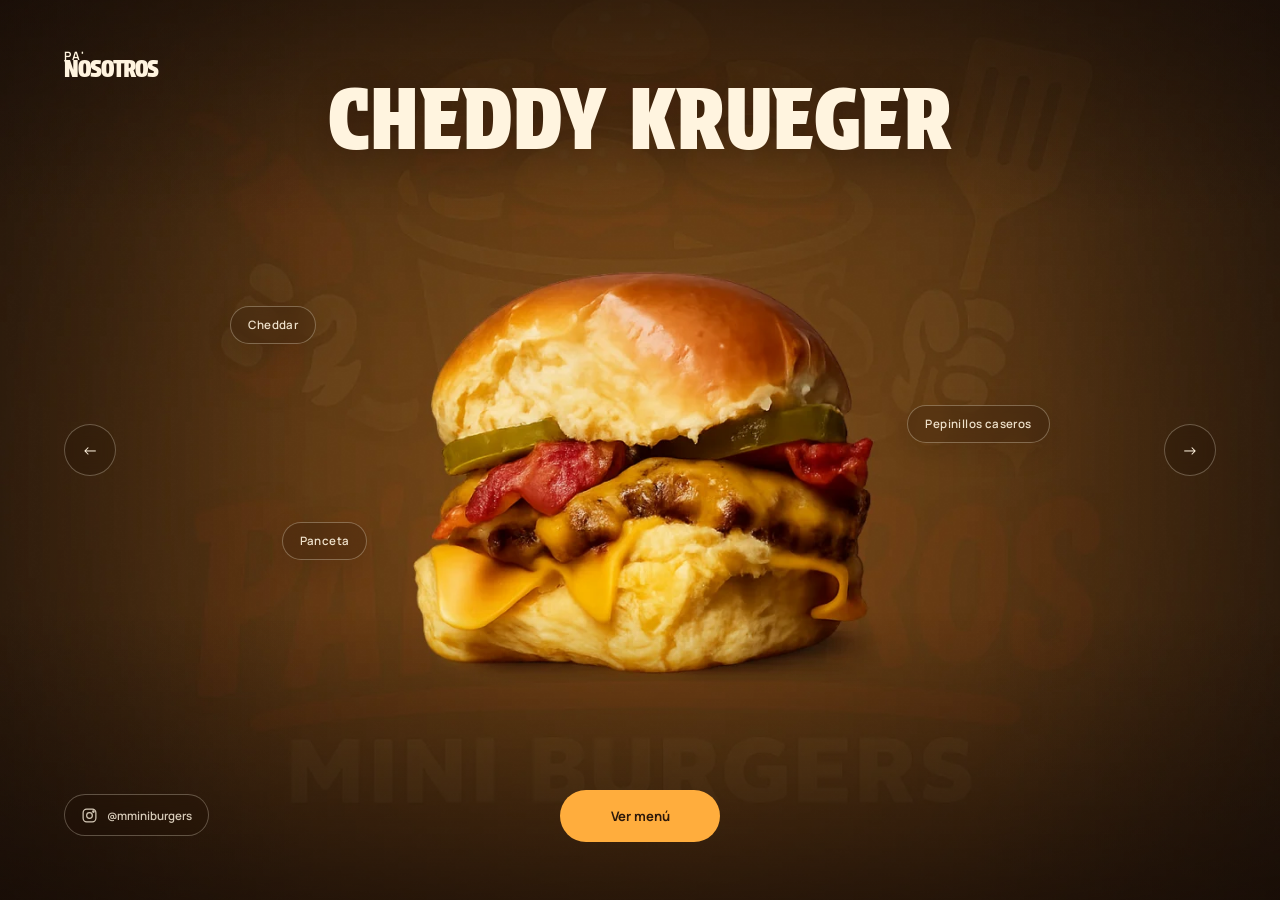
<file: hero-preview.html>
<!DOCTYPE html>
<html lang="es">
<head>
    <meta charset="UTF-8">
    <meta name="viewport" content="width=device-width, initial-scale=1">
    <meta name="color-scheme" content="dark">
    <meta name="theme-color" content="#24150c">
    <link rel="icon" href="src/Logo.jpg" type="image/jpeg">
    <title>Mini Burgers — Hero Preview</title>
    <link rel="stylesheet" href="css/hero-preview.css">
</head>
<body>
    <main class="hero-preview" id="hero-preview" aria-label="Presentación de mini burgers">
        <div class="hero-preview__stage" id="hero-media-stage" aria-hidden="true"></div>

        <div class="hero-preview__shade" aria-hidden="true"></div>

        <header class="hero-preview__header">
            <a class="hero-preview__brand" href="hero-preview.html" aria-label="Pa Nosotros">
                <span>PA'</span>
                <strong>NOSOTROS</strong>
            </a>
        </header>

        <section class="hero-preview__copy" aria-labelledby="hero-product-name" aria-live="polite">
            <h1 id="hero-product-name">Cheddy Krueger</h1>
        </section>

        <div class="hero-preview__ingredients" id="hero-ingredients" aria-label="Ingredientes principales"></div>

        <div class="hero-preview__navigation" aria-label="Navegación de productos">
            <button class="hero-preview__arrow" id="hero-previous" type="button" aria-label="Producto anterior">
                <span aria-hidden="true">←</span>
            </button>
            <button class="hero-preview__arrow" id="hero-next" type="button" aria-label="Producto siguiente">
                <span aria-hidden="true">→</span>
            </button>
        </div>

        <a
            class="hero-preview__instagram"
            href="https://www.instagram.com/mminiburgers/"
            target="_blank"
            rel="noopener noreferrer"
            aria-label="Seguir a Pa Nosotros en Instagram"
        >
            <svg viewBox="0 0 24 24" aria-hidden="true">
                <rect x="3" y="3" width="18" height="18" rx="5"></rect>
                <circle cx="12" cy="12" r="4"></circle>
                <circle cx="17.5" cy="6.5" r="1"></circle>
            </svg>
            <span>@mminiburgers</span>
        </a>

        <footer class="hero-preview__footer">
            <a class="hero-preview__cta" href="index.html">Ver menú</a>
        </footer>
    </main>

    <script src="js/hero-preview.js"></script>
</body>
</html>
</file>
<file: css/hero-preview.css>
@import url("https://fonts.googleapis.com/css2?family=Manrope:wght@400;500;600;700&family=Protest+Strike&display=swap");

:root {
    --hero-cream: #fff4df;
    --hero-accent: #ffad3d;
    --hero-line: rgba(255, 244, 223, 0.28);
}

* {
    box-sizing: border-box;
}

html,
body {
    width: 100%;
    min-height: 100%;
    margin: 0;
    overflow-x: hidden;
    background: #24150c;
}

body {
    color: var(--hero-cream);
    font-family: "Manrope", sans-serif;
}

button,
a {
    font: inherit;
}

.hero-preview {
    position: relative;
    width: 100%;
    min-height: 100svh;
    overflow: hidden;
    isolation: isolate;
    background: radial-gradient(circle at 50% 52%, #8a531a 0%, #523314 48%, #1a120d 100%);
}

.hero-preview__stage {
    position: absolute;
    z-index: -3;
    inset: 0;
    overflow: hidden;
}

.hero-preview__media {
    position: absolute;
    inset: 0;
    width: 100%;
    height: 100%;
    object-fit: cover;
    object-position: center;
    opacity: 0;
    transform: translateX(102%);
    will-change: transform;
}

.hero-preview__media.is-active {
    z-index: 2;
    opacity: 1;
    transform: translateX(0);
}

.hero-preview__media.is-transitioning {
    z-index: 3;
    opacity: 1;
}

.hero-preview__shade {
    position: absolute;
    z-index: -2;
    inset: 0;
    pointer-events: none;
    background:
        linear-gradient(180deg, rgba(20, 10, 5, 0.5) 0%, transparent 24%),
        linear-gradient(0deg, rgba(20, 10, 5, 0.68) 0%, transparent 32%),
        linear-gradient(90deg, rgba(20, 10, 5, 0.3), transparent 24%, transparent 76%, rgba(20, 10, 5, 0.3));
}

.hero-preview__header {
    position: absolute;
    top: clamp(24px, 4vw, 54px);
    right: clamp(28px, 5vw, 76px);
    left: clamp(28px, 5vw, 76px);
    display: flex;
    justify-content: flex-start;
    align-items: center;
}

.hero-preview__brand {
    order: 1;
    color: inherit;
    line-height: 0.79;
    text-align: left;
    text-decoration: none;
    letter-spacing: -0.07em;
}

.hero-preview__brand span,
.hero-preview__brand strong {
    display: block;
}

.hero-preview__brand span {
    font-size: 0.72rem;
    font-weight: 700;
    letter-spacing: 0.18em;
}

.hero-preview__brand strong {
    font-family: "Protest Strike", sans-serif;
    font-size: clamp(1.25rem, 1.8vw, 1.7rem);
    font-weight: 400;
}

.hero-preview__copy {
    position: absolute;
    top: clamp(62px, 9vh, 98px);
    left: 50%;
    width: min(90vw, 1000px);
    text-align: center;
    transform: translateX(-50%);
    transition: opacity 220ms ease, transform 350ms ease;
}

.hero-preview__copy h1 {
    margin: 0;
    font-family: "Protest Strike", sans-serif;
    font-size: clamp(3rem, 6.6vw, 6.8rem);
    font-weight: 400;
    line-height: 0.9;
    letter-spacing: 0.005em;
    text-transform: uppercase;
    text-shadow: 0 5px 35px rgba(20, 9, 3, 0.26);
}

.hero-preview__ingredients {
    position: absolute;
    inset: 0;
    pointer-events: none;
    transition: opacity 220ms ease;
}

.hero-preview.is-copy-changing .hero-preview__copy {
    opacity: 0;
    transform: translate(-50%, -12px);
}

.hero-preview.is-copy-changing .hero-preview__ingredients {
    opacity: 0;
}

.hero-preview__ingredient {
    position: absolute;
    display: inline-flex;
    min-height: 38px;
    padding: 9px 17px 10px;
    border: 1px solid rgba(255, 244, 223, 0.3);
    border-radius: 999px;
    align-items: center;
    color: rgba(255, 244, 223, 0.9);
    font-family: "Manrope", sans-serif;
    font-size: clamp(0.72rem, 0.9vw, 0.86rem);
    font-weight: 600;
    letter-spacing: 0.035em;
    background: rgba(48, 25, 11, 0.28);
    box-shadow: 0 9px 28px rgba(19, 8, 3, 0.12);
    backdrop-filter: blur(9px);
    animation: ingredient-float 5s ease-in-out infinite;
}

.hero-preview__ingredient--0 {
    top: 34%;
    left: 18%;
}

.hero-preview__ingredient--1 {
    top: 58%;
    left: 22%;
    animation-delay: -1.4s;
}

.hero-preview__ingredient--2 {
    top: 45%;
    right: 18%;
    animation-delay: -2.6s;
}

.hero-preview__ingredient--3 {
    top: 62%;
    right: 20%;
    animation-delay: -3.8s;
}

@keyframes ingredient-float {
    0%,
    100% {
        transform: translateY(0);
    }

    50% {
        transform: translateY(-5px);
    }
}

.hero-preview__navigation {
    position: absolute;
    top: 50%;
    right: clamp(28px, 5vw, 76px);
    left: clamp(28px, 5vw, 76px);
    display: flex;
    justify-content: space-between;
    transform: translateY(-50%);
}

.hero-preview__arrow {
    display: grid;
    width: 52px;
    height: 52px;
    padding: 0;
    border: 1px solid var(--hero-line);
    border-radius: 50%;
    place-items: center;
    color: var(--hero-cream);
    cursor: pointer;
    background: rgba(24, 12, 6, 0.16);
    backdrop-filter: blur(8px);
    transition: color 180ms ease, background-color 180ms ease, transform 180ms ease;
}

.hero-preview__arrow:hover {
    color: #2c180a;
    background: var(--hero-accent);
    transform: scale(1.06);
}

.hero-preview__footer {
    position: absolute;
    right: clamp(28px, 5vw, 76px);
    bottom: clamp(28px, 5vw, 58px);
    left: clamp(28px, 5vw, 76px);
    display: flex;
    justify-content: center;
    align-items: end;
}

.hero-preview__instagram {
    position: absolute;
    bottom: clamp(34px, 5vw, 64px);
    left: clamp(28px, 5vw, 76px);
    display: inline-flex;
    min-height: 42px;
    padding: 10px 16px;
    border: 1px solid var(--hero-line);
    border-radius: 999px;
    align-items: center;
    gap: 9px;
    color: rgba(255, 244, 223, 0.82);
    font-size: 0.72rem;
    font-weight: 600;
    text-decoration: none;
    background: rgba(24, 12, 6, 0.12);
    backdrop-filter: blur(8px);
    transition: color 180ms ease, border-color 180ms ease, background-color 180ms ease;
}

.hero-preview__instagram svg {
    width: 17px;
    height: 17px;
    fill: none;
    stroke: currentColor;
    stroke-width: 1.7;
}

.hero-preview__instagram:hover {
    border-color: rgba(255, 244, 223, 0.58);
    color: var(--hero-cream);
    background: rgba(255, 244, 223, 0.1);
}

.hero-preview__cta {
    display: inline-flex;
    min-width: 160px;
    padding: 16px 22px;
    border: 1px solid transparent;
    border-radius: 999px;
    align-items: center;
    justify-content: center;
    color: #2c180a;
    font-size: 0.82rem;
    font-weight: 700;
    text-decoration: none;
    background: var(--hero-accent);
    transition:
        color 260ms ease,
        border-color 260ms ease,
        transform 180ms ease,
        background-color 260ms ease;
}

.hero-preview.is-copy-changing .hero-preview__cta {
    border-color: rgba(255, 244, 223, 0.42);
    color: var(--hero-cream);
    background: transparent;
}

.hero-preview__cta:hover {
    background: #ffc267;
    transform: translateY(-2px);
}

@media (max-width: 900px) {
    .hero-preview__media {
        object-position: center;
    }

    .hero-preview__copy {
        top: 17%;
    }

    .hero-preview__copy h1 {
        font-size: clamp(2.8rem, 12vw, 5.2rem);
    }

    .hero-preview__ingredients {
        display: none;
    }

    .hero-preview__navigation {
        display: none;
    }

    .hero-preview__footer {
        justify-content: center;
    }

    .hero-preview__instagram {
        display: none;
    }

    .hero-preview__cta {
        width: 100%;
        min-width: 0;
    }

}

@media (prefers-reduced-motion: reduce) {
    .hero-preview__media,
    .hero-preview__copy,
    .hero-preview__ingredients {
        transition: none;
    }

    .hero-preview__cta {
        transition: none;
    }

    .hero-preview__ingredient {
        animation: none;
    }
}
</file>
